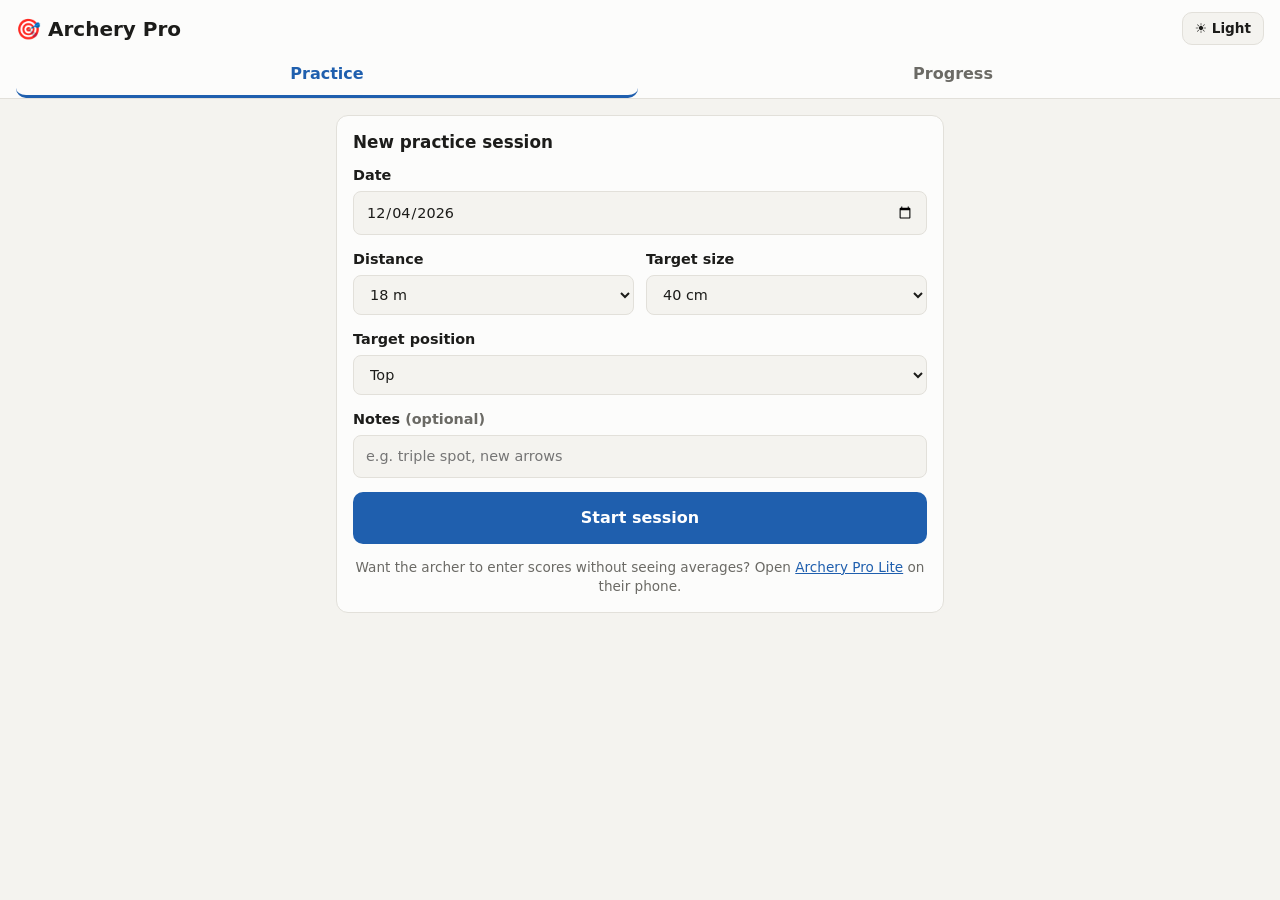
<file: index.html>
<!doctype html>
<html lang="en">
<head>
  <meta charset="utf-8">
  <meta name="viewport" content="width=device-width, initial-scale=1, viewport-fit=cover">
  <meta name="theme-color" content="#1f5fae">
  <link rel="manifest" href="manifest.webmanifest">
  <link rel="apple-touch-icon" href="icons/apple-touch-icon.png">
  <meta name="apple-mobile-web-app-capable" content="yes">
  <meta name="mobile-web-app-capable" content="yes">
  <meta name="apple-mobile-web-app-title" content="Archery Pro">
  <meta name="apple-mobile-web-app-status-bar-style" content="default">
  <title>Archery Pro</title>
  <link rel="icon" href="data:image/svg+xml,%3Csvg xmlns=%22http://www.w3.org/2000/svg%22 viewBox=%220 0 100 100%22%3E%3Ctext y=%22.9em%22 font-size=%2290%22%3E%F0%9F%8E%AF%3C/text%3E%3C/svg%3E">
  <script>
    // Apply the saved theme before the page paints to avoid a flash.
    try {
      const t = localStorage.getItem('archeryPro.theme');
      if (t === 'light' || t === 'dark') document.documentElement.dataset.theme = t;
    } catch {}
  </script>
  <link rel="stylesheet" href="css/styles.css?v=17">
</head>
<body>
  <header class="app-header">
    <div class="header-row">
      <h1>🎯 Archery Pro</h1>
      <button id="theme-toggle" class="secondary theme-toggle" type="button"></button>
    </div>
    <nav class="tabs" role="tablist">
      <button class="tab" role="tab" data-view="practice" aria-selected="true">Practice</button>
      <button class="tab" role="tab" data-view="history" aria-selected="false">Progress</button>
    </nav>
  </header>

  <main>
    <!-- Practice: start a session, or score the active one -->
    <section id="view-practice" class="view">
      <form id="start-form" class="card" hidden>
        <h2>New practice session</h2>
        <label>Date
          <input type="date" name="date" required>
        </label>
        <div class="field-row">
          <label>Distance
            <select name="distanceM"></select>
          </label>
          <label>Target size
            <select name="targetCm"></select>
          </label>
        </div>
        <label>Target position
          <select name="position">
            <option value="top">Top</option>
            <option value="bottom">Bottom</option>
          </select>
        </label>
        <label>Notes <span class="muted">(optional)</span>
          <input type="text" name="notes" placeholder="e.g. triple spot, new arrows" maxlength="80">
        </label>
        <button type="submit" class="primary">Start session</button>
        <p class="lite-link muted">Want the archer to enter scores without seeing averages? Open <a href="lite.html">Archery Pro Lite</a> on their phone.</p>
      </form>

      <div id="active-session" hidden>
        <div class="card session-head">
          <div>
            <h2 id="session-title"></h2>
            <p id="session-notes" class="muted"></p>
          </div>
          <button id="finish-btn" class="secondary">Finish</button>
          <div class="session-tools">
            <button id="end-note-btn" class="secondary small" type="button">＋ End note</button>
            <button id="session-note-btn" class="secondary small" type="button">Session notes</button>
            <button id="share-btn" class="secondary small" type="button">Share scores</button>
          </div>
        </div>

        <div class="card">
          <div class="end-label">
            <span id="end-number"></span>
            <span id="end-running" class="muted"></span>
          </div>
          <button id="current-note" class="current-note" type="button" hidden></button>
          <div id="position-toggle" class="segmented" role="radiogroup" aria-label="Target position">
            <button type="button" role="radio" data-position="top">Top target</button>
            <button type="button" role="radio" data-position="bottom">Bottom target</button>
          </div>
          <div id="current-end" class="slots"></div>
          <div id="keypad" class="keypad"></div>
          <div class="keypad-actions">
            <button id="undo-btn" class="secondary">↶ Undo</button>
            <button id="end-done-btn" class="primary">End done ✓</button>
          </div>
        </div>

        <div class="card" id="tally-card">
          <div class="tally-head">
            <h3>Tally</h3>
            <span id="tally-total" class="muted"></span>
          </div>
          <div id="tally" class="tally"></div>
        </div>

        <div class="stats" id="live-stats"></div>

        <div class="card">
          <h3>Ends</h3>
          <table class="ends-table">
            <thead><tr><th>#</th><th>Arrows</th><th class="score-col">End</th><th class="score-col">Avg</th><th class="score-col">Total</th><th></th></tr></thead>
            <tbody id="ends-body"></tbody>
          </table>
          <p id="ends-empty" class="empty">Tap the keypad to score your first end.</p>
        </div>

        <div class="card" id="end-chart-card" hidden>
          <h3>Average arrow score per end</h3>
          <div id="end-chart" class="chart"></div>
        </div>
      </div>
    </section>

    <!-- History: chart across sessions + session list -->
    <section id="view-history" class="view" hidden>
      <div class="setup-filter" id="setup-filter" role="radiogroup" aria-label="Distance and target size"></div>

      <div id="position-filter" class="segmented" role="radiogroup" aria-label="Target position">
        <button type="button" role="radio" data-filter-position="all">Combined</button>
        <button type="button" role="radio" data-filter-position="top">Top</button>
        <button type="button" role="radio" data-filter-position="bottom">Bottom</button>
      </div>

      <div class="stats" id="overall-stats"></div>

      <div class="card">
        <h2>Average arrow score per session <span id="chart-setup" class="muted"></span></h2>
        <div id="chart" class="chart"></div>
      </div>

      <div class="card">
        <h2>Sessions</h2>
        <ul id="session-list" class="session-list"></ul>
        <p id="sessions-empty" class="empty">No sessions yet.</p>
      </div>

      <div class="card data-tools">
        <h3>Your data</h3>
        <p class="muted">Data is saved in this browser only. Export a backup to keep it safe or move it to another device.</p>
        <div class="row">
          <button id="export-btn" class="secondary">Export backup</button>
          <label class="button secondary">Import backup
            <input id="import-input" type="file" accept="application/json,.json" hidden>
          </label>
        </div>
      </div>
    </section>
  </main>

  <dialog id="note-dialog" aria-labelledby="note-title">
    <form method="dialog" id="note-form">
      <h2 id="note-title">Note</h2>
      <p id="note-hint" class="muted"></p>
      <textarea id="note-text" rows="3" maxlength="200" placeholder="e.g. relaxed bow hand, new anchor point"></textarea>
      <div class="note-actions">
        <button id="note-cancel" class="secondary" type="button">Cancel</button>
        <button class="primary" type="submit" value="save">Save note</button>
      </div>
    </form>
  </dialog>

  <dialog id="share-dialog" aria-labelledby="share-title">
    <h2 id="share-title">Raw scores</h2>
    <p class="muted">Send these to your coach, or save them as a text file.</p>
    <textarea id="share-text" readonly rows="12"></textarea>
    <div class="share-actions">
      <button id="share-native" class="secondary" type="button" hidden>Share…</button>
      <a id="share-email" class="button secondary" href="#">Email</a>
      <button id="share-download" class="secondary" type="button">Download .txt</button>
      <button id="share-copy" class="secondary" type="button">Copy</button>
    </div>
    <button id="share-close" class="primary" type="button">Done</button>
  </dialog>

  <script type="module" src="js/app.js?v=17"></script>
  <script>
    // Keep a copy of the app on the device so it works offline.
    if ('serviceWorker' in navigator) {
      window.addEventListener('load', () => navigator.serviceWorker.register('sw.js').catch(() => {}));
    }
    // Ask the browser not to clear saved sessions when space runs low.
    if (navigator.storage && navigator.storage.persist) navigator.storage.persist().catch(() => {});
  </script>
</body>
</html>
</file>
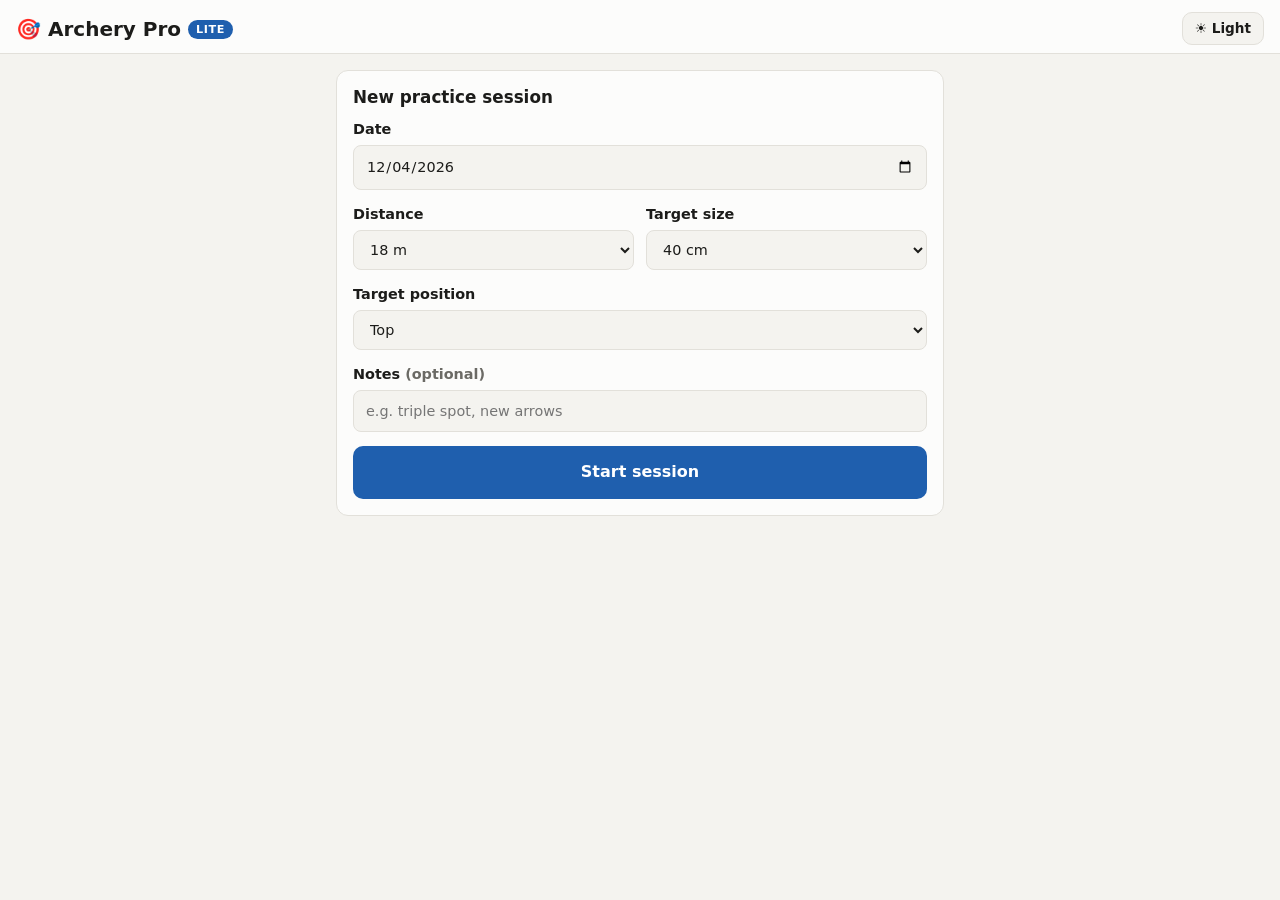
<file: lite.html>
<!doctype html>
<html lang="en">
<head>
  <meta charset="utf-8">
  <meta name="viewport" content="width=device-width, initial-scale=1, viewport-fit=cover">
  <meta name="theme-color" content="#1f5fae">
  <link rel="manifest" href="manifest-lite.webmanifest">
  <link rel="apple-touch-icon" href="icons/apple-touch-icon.png">
  <meta name="apple-mobile-web-app-capable" content="yes">
  <meta name="mobile-web-app-capable" content="yes">
  <meta name="apple-mobile-web-app-title" content="Archery Lite">
  <meta name="apple-mobile-web-app-status-bar-style" content="default">
  <title>Archery Pro Lite</title>
  <link rel="icon" href="data:image/svg+xml,%3Csvg xmlns=%22http://www.w3.org/2000/svg%22 viewBox=%220 0 100 100%22%3E%3Ctext y=%22.9em%22 font-size=%2290%22%3E%F0%9F%8E%AF%3C/text%3E%3C/svg%3E">
  <script>
    // Apply the saved theme before the page paints to avoid a flash.
    try {
      const t = localStorage.getItem('archeryPro.theme');
      if (t === 'light' || t === 'dark') document.documentElement.dataset.theme = t;
    } catch {}
  </script>
  <link rel="stylesheet" href="css/styles.css?v=17">
</head>
<body>
  <!-- Archery Pro Lite: archer-only scoring page. Raw scores in, nothing calculated shown. -->
  <header class="app-header">
    <div class="header-row">
      <h1>🎯 Archery Pro <span class="lite-badge">Lite</span></h1>
      <button id="theme-toggle" class="secondary theme-toggle" type="button"></button>
    </div>
  </header>

  <main>
    <form id="start-form" class="card" hidden>
      <h2>New practice session</h2>
      <label>Date
        <input type="date" name="date" required>
      </label>
      <div class="field-row">
        <label>Distance
          <select name="distanceM"></select>
        </label>
        <label>Target size
          <select name="targetCm"></select>
        </label>
      </div>
      <label>Target position
        <select name="position">
          <option value="top">Top</option>
          <option value="bottom">Bottom</option>
        </select>
      </label>
      <label>Notes <span class="muted">(optional)</span>
        <input type="text" name="notes" placeholder="e.g. triple spot, new arrows" maxlength="80">
      </label>
      <button type="submit" class="primary">Start session</button>
    </form>

    <div id="past-card" class="card" hidden>
      <h2>Past sessions</h2>
      <ul id="session-list" class="session-list"></ul>
    </div>

    <div id="active-session" hidden>
      <div class="card session-head">
        <div>
          <h2 id="session-title"></h2>
          <p id="session-notes" class="muted"></p>
        </div>
        <button id="finish-btn" class="secondary">Finish</button>
      </div>

      <div class="card">
        <div class="end-label">
          <span id="end-number"></span>
          <span id="end-count" class="muted"></span>
        </div>
        <div id="position-toggle" class="segmented" role="radiogroup" aria-label="Target position">
          <button type="button" role="radio" data-position="top">Top target</button>
          <button type="button" role="radio" data-position="bottom">Bottom target</button>
        </div>
        <div id="current-end" class="slots"></div>
        <div id="keypad" class="keypad"></div>
        <div class="keypad-actions">
          <button id="undo-btn" class="secondary">↶ Undo</button>
          <button id="end-done-btn" class="primary">End done ✓</button>
        </div>
      </div>

      <details class="card tally-details" id="tally-card">
        <summary class="tally-head">
          <h3>Tally</h3>
          <span id="tally-total" class="muted"></span>
        </summary>
        <div id="tally" class="tally"></div>
      </details>

      <div class="card">
        <h3>Ends</h3>
        <table class="ends-table">
          <thead><tr><th>#</th><th>Arrows</th><th></th></tr></thead>
          <tbody id="ends-body"></tbody>
        </table>
        <p id="ends-empty" class="empty">Tap the keypad to score your first end.</p>
      </div>
    </div>
  </main>

  <dialog id="share-dialog" aria-labelledby="share-title">
    <h2 id="share-title">Send scores to your coach</h2>
    <p class="muted">Raw scores only. Your coach can also load the data file into Archery Pro to see averages and graphs.</p>
    <textarea id="share-text" readonly rows="12"></textarea>
    <div class="share-actions">
      <button id="share-native" class="secondary" type="button" hidden>Share…</button>
      <a id="share-email" class="button secondary" href="#">Email</a>
      <button id="share-download" class="secondary" type="button">Download .txt</button>
      <button id="share-json" class="secondary" type="button">Data file (.json)</button>
      <button id="share-copy" class="secondary" type="button">Copy</button>
    </div>
    <button id="share-close" class="primary" type="button">Done</button>
  </dialog>

  <script type="module" src="js/lite.js?v=17"></script>
  <script>
    // Keep a copy of the page on the device so it works offline.
    if ('serviceWorker' in navigator) {
      window.addEventListener('load', () => navigator.serviceWorker.register('sw.js').catch(() => {}));
    }
    // Ask the browser not to clear saved sessions when space runs low.
    if (navigator.storage && navigator.storage.persist) navigator.storage.persist().catch(() => {});
  </script>
</body>
</html>
</file>
<file: css/styles.css>
:root {
  --bg: #f4f3ef;
  --surface: #fcfcfb;
  --text: #1c1c1a;
  --text-muted: #6b6a65;
  --border: #e2e0da;
  --accent: #1f5fae;
  --accent-text: #ffffff;
  --series: #2a78d6;
  --grid: #e8e6e1;
  --danger: #c0392b;

  --gold: #f5c518;
  --red: #e0362c;
  --blue: #2f8fdd;
  --black: #222222;
  --white: #ffffff;
  --miss: #9a9890;

  --radius: 12px;
  color-scheme: light;
}

/* Dark theme: follows the system unless the user picked a theme in the app. */
@media (prefers-color-scheme: dark) {
  :root:not([data-theme="light"]) {
    --bg: #121211;
    --surface: #1a1a19;
    --text: #ecebe6;
    --text-muted: #a3a29b;
    --border: #2f2f2c;
    --accent: #3987e5;
    --series: #3987e5;
    --grid: #2b2b28;
    --black: #000000;
    color-scheme: dark;
  }
}

:root[data-theme="dark"] {
  --bg: #121211;
  --surface: #1a1a19;
  --text: #ecebe6;
  --text-muted: #a3a29b;
  --border: #2f2f2c;
  --accent: #3987e5;
  --series: #3987e5;
  --grid: #2b2b28;
  --black: #000000;
  color-scheme: dark;
}

* { box-sizing: border-box; }
[hidden] { display: none !important; }

body {
  margin: 0;
  background: var(--bg);
  color: var(--text);
  font: 16px/1.4 system-ui, -apple-system, "Segoe UI", Roboto, sans-serif;
  -webkit-tap-highlight-color: transparent;
}

h1, h2, h3 { margin: 0 0 12px; line-height: 1.2; }
h1 { font-size: 1.25rem; }
h2 { font-size: 1.05rem; }
h3 { font-size: 0.95rem; }
.muted { color: var(--text-muted); }
.empty { color: var(--text-muted); text-align: center; margin: 16px 0; }

.app-header {
  position: sticky;
  top: 0;
  z-index: 10;
  background: var(--surface);
  border-bottom: 1px solid var(--border);
  padding: 12px 16px 0;
  padding-top: max(12px, env(safe-area-inset-top));
}
.app-header h1 { margin-bottom: 0; }
.header-row { display: flex; justify-content: space-between; align-items: center; gap: 12px; margin-bottom: 8px; }
.theme-toggle { padding: 6px 12px; font-size: 0.85rem; gap: 6px; }

.tabs { display: flex; gap: 4px; }
.tab {
  flex: 1;
  background: none;
  border: 0;
  border-bottom: 3px solid transparent;
  padding: 10px 0;
  font: inherit;
  font-weight: 600;
  color: var(--text-muted);
  cursor: pointer;
}
.tab[aria-selected="true"] { color: var(--accent); border-color: var(--accent); }

main { max-width: 640px; margin: 0 auto; padding: 16px; padding-bottom: 48px; }

.card {
  background: var(--surface);
  border: 1px solid var(--border);
  border-radius: var(--radius);
  padding: 16px;
  margin-bottom: 16px;
}

/* ---------- forms & buttons ---------- */

label { display: block; margin-bottom: 14px; font-weight: 600; font-size: 0.9rem; }
input, select {
  display: block;
  width: 100%;
  margin-top: 6px;
  padding: 10px 12px;
  font: inherit;
  font-weight: 400;
  color: var(--text);
  background: var(--bg);
  border: 1px solid var(--border);
  border-radius: 8px;
}

button, .button {
  font: inherit;
  font-weight: 600;
  border-radius: 10px;
  padding: 10px 16px;
  cursor: pointer;
  border: 1px solid transparent;
  display: inline-flex;
  align-items: center;
  justify-content: center;
}
button:disabled { opacity: 0.4; cursor: default; }
.primary { background: var(--accent); color: var(--accent-text); width: 100%; padding: 14px; }
.secondary { background: var(--bg); color: var(--text); border-color: var(--border); }
.small { padding: 6px 12px; font-size: 0.85rem; }
.icon-btn { background: none; border: 0; color: var(--text-muted); padding: 6px 8px; font-size: 0.9rem; }
.icon-btn:hover { color: var(--danger); }
.row { display: flex; gap: 8px; flex-wrap: wrap; }
.row .button { margin: 0; font-size: 1rem; }

/* ---------- stats ---------- */

.stats {
  display: grid;
  grid-template-columns: repeat(auto-fit, minmax(80px, 1fr));
  gap: 8px;
  margin-bottom: 16px;
}
.stat {
  background: var(--surface);
  border: 1px solid var(--border);
  border-radius: var(--radius);
  padding: 10px 12px;
  display: flex;
  flex-direction: column;
}
.stat-value { font-size: 1.35rem; font-weight: 700; font-variant-numeric: tabular-nums; }
.stat-label { font-size: 0.75rem; color: var(--text-muted); text-transform: uppercase; letter-spacing: 0.03em; }

/* ---------- active session ---------- */

.session-head { display: flex; justify-content: space-between; align-items: center; gap: 12px; }
.session-head h2 { margin-bottom: 2px; }
.session-head p { margin: 0; font-size: 0.9rem; }

.end-label { display: flex; justify-content: space-between; font-weight: 600; margin-bottom: 10px; }

/* Room for 12 arrows (two rows of six) is always reserved, so the keypad
   doesn't move as an end fills up. */
.slots { display: grid; grid-template-columns: repeat(6, 1fr); gap: 6px; margin-bottom: 16px; }
.slot {
  min-width: 0;
  height: 44px;
  border-radius: 10px;
  border: 2px dashed var(--border);
  display: flex;
  align-items: center;
  justify-content: center;
  font-size: 1.2rem;
  font-weight: 700;
}
.slot.next { border-color: var(--accent); }
.slot.filled { border-style: solid; }

.keypad { display: grid; grid-template-columns: repeat(4, 1fr); gap: 8px; }
.key {
  height: 60px;
  font-size: 1.4rem;
  font-weight: 700;
  border-radius: 12px;
  border: 2px solid rgba(0, 0, 0, 0.15);
  touch-action: manipulation;
  user-select: none;
}
.key:active { transform: scale(0.95); }
.keypad-actions { display: grid; grid-template-columns: 1fr 1fr; gap: 8px; margin-top: 10px; }
.inline-select { display: flex; align-items: center; justify-content: space-between; gap: 12px; margin: 14px 0 0; color: var(--text-muted); }
.inline-select select { width: auto; margin-top: 0; }

/* Target face colours */
.ring-gold { background: var(--gold); color: #1c1c1a; }
.ring-red { background: var(--red); color: #ffffff; }
.ring-blue { background: var(--blue); color: #ffffff; }
.ring-black { background: var(--black); color: #ffffff; border-color: #555 !important; }
.ring-white { background: var(--white); color: #1c1c1a; border-color: #bbb !important; }
.ring-miss { background: var(--miss); color: #ffffff; }

.ends-table { width: 100%; border-collapse: collapse; font-variant-numeric: tabular-nums; }
.ends-table th { text-align: left; font-size: 0.75rem; color: var(--text-muted); font-weight: 600; padding: 4px 6px; border-bottom: 1px solid var(--border); }
.ends-table td { padding: 8px 6px; border-bottom: 1px solid var(--border); }
.ends-table tr:last-child td { border-bottom: 0; }
.ends-table tr.partial td { color: var(--text-muted); }
.ends-table tr.partial .chip { opacity: 0.6; }
.ends-table .num { text-align: right; font-weight: 600; }
.ends-table th:nth-child(3), .ends-table th:nth-child(4), .ends-table th:nth-child(5) { text-align: right; }
.chips { display: flex; gap: 4px; flex-wrap: wrap; }
.chip {
  min-width: 28px;
  height: 28px;
  border-radius: 50%;
  display: inline-flex;
  align-items: center;
  justify-content: center;
  font-size: 0.8rem;
  font-weight: 700;
  border: 1px solid rgba(0, 0, 0, 0.15);
}

/* ---------- history ---------- */

.chart { position: relative; width: 100%; }
.chart svg { display: block; max-width: 100%; height: auto; overflow: visible; }
.chart .grid { stroke: var(--grid); stroke-width: 1; }
.chart .axis { fill: var(--text-muted); font-size: 11px; }
.chart .series-line { fill: none; stroke: var(--series); stroke-width: 2; stroke-linejoin: round; stroke-linecap: round; }
.chart .series-dot { fill: var(--series); stroke: var(--surface); stroke-width: 2; }
.chart .value-label { fill: var(--text); font-size: 12px; font-weight: 600; }
.chart .reference { stroke: var(--text-muted); stroke-width: 1; stroke-dasharray: 6 4; }
.chart .reference-label { fill: var(--text-muted); font-size: 11px; paint-order: stroke; stroke: var(--surface); stroke-width: 4px; stroke-linejoin: round; }
.chart .crosshair { stroke: var(--text-muted); stroke-width: 1; stroke-dasharray: 3 3; }
.tooltip {
  position: absolute;
  transform: translate(-50%, calc(-100% - 12px));
  background: var(--text);
  color: var(--surface);
  font-size: 0.8rem;
  padding: 6px 10px;
  border-radius: 8px;
  pointer-events: none;
  white-space: nowrap;
}

.session-list { list-style: none; margin: 0; padding: 0; }
.session-item {
  display: grid;
  grid-template-columns: 1fr auto;
  gap: 4px 12px;
  padding: 12px 0;
  border-bottom: 1px solid var(--border);
}
.session-item:last-child { border-bottom: 0; }
.session-main { display: flex; flex-direction: column; min-width: 0; }
.session-main .muted { font-size: 0.85rem; overflow-wrap: anywhere; }
.session-score { display: flex; flex-direction: column; align-items: flex-end; }
.session-score .muted { font-size: 0.8rem; }
.session-actions { grid-column: 1 / -1; display: flex; justify-content: space-between; align-items: center; }
.badge {
  font-size: 0.7rem;
  background: var(--accent);
  color: var(--accent-text);
  padding: 2px 8px;
  border-radius: 999px;
  vertical-align: middle;
}

.data-tools p { font-size: 0.9rem; margin-top: 0; }

/* ---------- setup (distance / target size) ---------- */

.field-row { display: grid; grid-template-columns: 1fr 1fr; gap: 12px; }
.setup-filter { display: flex; flex-wrap: wrap; gap: 8px; margin-bottom: 16px; }
.setup-chip {
  background: var(--surface);
  color: var(--text);
  border: 1px solid var(--border);
  border-radius: 999px;
  padding: 8px 14px;
  font-size: 0.9rem;
  gap: 8px;
}
.setup-chip[aria-checked="true"] { background: var(--accent); border-color: var(--accent); color: var(--accent-text); }
.setup-chip .count { font-weight: 400; opacity: 0.8; font-variant-numeric: tabular-nums; }
#chart-setup { display: block; margin-top: 4px; font-size: 0.85rem; font-weight: 400; }

/* Six live tiles during practice: two even rows of three. */
#live-stats { grid-template-columns: repeat(3, 1fr); }

/* ---------- tally ---------- */

.tally-head { display: flex; justify-content: space-between; align-items: baseline; }
.tally { display: grid; grid-template-columns: 1fr; }
.tally-row:last-child { border-bottom: 0; }
.tally-row {
  display: grid;
  grid-template-columns: 30px 1fr auto;
  align-items: center;
  gap: 8px;
  min-height: 32px;
  padding: 2px 0;
  border-bottom: 1px solid var(--border);
}
.tally-row.zero .chip { opacity: 0.35; }
.tally-row.zero .tally-count { color: var(--text-muted); opacity: 0.6; }
.tally-marks { display: flex; flex-wrap: wrap; gap: 4px 6px; min-width: 0; }
.tally-group { stroke: var(--text); stroke-width: 2.2; stroke-linecap: round; flex: none; }
.tally-details > summary { cursor: pointer; list-style: none; gap: 8px; }
.tally-details > summary::-webkit-details-marker { display: none; }
.tally-details > summary h3 { margin: 0; }
.tally-details > summary h3::before { content: '▸'; display: inline-block; width: 1.1em; transition: transform 0.15s; }
.tally-details[open] > summary h3::before { transform: rotate(90deg); }
.tally-details[open] > summary { margin-bottom: 8px; }
.tally-count { font-weight: 700; font-variant-numeric: tabular-nums; min-width: 2ch; text-align: right; }

/* ---------- target position (top / bottom) ---------- */

.segmented {
  display: flex;
  background: var(--bg);
  border: 1px solid var(--border);
  border-radius: 10px;
  padding: 3px;
  gap: 3px;
  margin-bottom: 12px;
}
.segmented button {
  flex: 1;
  background: none;
  color: var(--text-muted);
  border: 0;
  border-radius: 8px;
  padding: 8px 10px;
  font-size: 0.9rem;
}
.segmented button[aria-checked="true"] { background: var(--accent); color: var(--accent-text); }
#position-filter { margin-bottom: 16px; }
.pos-badge {
  display: inline-block;
  margin-left: 4px;
  font-size: 0.65rem;
  font-weight: 700;
  line-height: 1;
  padding: 3px 4px;
  border-radius: 4px;
  vertical-align: middle;
  border: 1px solid var(--border);
  color: var(--text-muted);
}

/* ---------- session tools / Lite page ---------- */

.session-head { flex-wrap: wrap; }
.session-tools { flex-basis: 100%; display: flex; gap: 8px; }
.lite-link { font-size: 0.85rem; margin: 14px 0 0; text-align: center; }
.lite-link a { color: var(--accent); }
.lite-badge {
  font-size: 0.7rem;
  font-weight: 700;
  text-transform: uppercase;
  letter-spacing: 0.05em;
  background: var(--accent);
  color: var(--accent-text);
  padding: 3px 8px;
  border-radius: 999px;
  vertical-align: middle;
}
.lite-saved { text-align: center; }
.lite-saved p { margin: 0 0 12px; }

/* ---------- share dialog ---------- */

#share-dialog {
  width: min(560px, calc(100vw - 32px));
  border: 1px solid var(--border);
  border-radius: var(--radius);
  background: var(--surface);
  color: var(--text);
  padding: 20px;
}
#share-dialog::backdrop { background: rgba(0, 0, 0, 0.45); }
#share-dialog p { margin: 0 0 12px; font-size: 0.9rem; }
#share-text {
  width: 100%;
  font: 0.85rem/1.45 ui-monospace, SFMono-Regular, Menlo, Consolas, monospace;
  color: var(--text);
  background: var(--bg);
  border: 1px solid var(--border);
  border-radius: 8px;
  padding: 10px;
  resize: vertical;
}
.share-actions { display: grid; grid-template-columns: 1fr 1fr; gap: 8px; margin: 12px 0; }
.share-actions .button { text-decoration: none; }


/* ---------- practice notes ---------- */

#note-dialog {
  width: min(480px, calc(100vw - 32px));
  border: 1px solid var(--border);
  border-radius: var(--radius);
  background: var(--surface);
  color: var(--text);
  padding: 20px;
}
#note-dialog::backdrop { background: rgba(0, 0, 0, 0.45); }
#note-dialog h2 { margin: 0 0 4px; }
#note-dialog p { margin: 0 0 12px; font-size: 0.9rem; }
#note-text {
  width: 100%;
  font: inherit;
  color: var(--text);
  background: var(--bg);
  border: 1px solid var(--border);
  border-radius: 8px;
  padding: 10px;
  resize: vertical;
}
.note-actions { display: grid; grid-template-columns: 1fr 1fr; gap: 8px; margin-top: 12px; }
.note-actions .primary { padding: 10px; }
.session-tools { flex-wrap: wrap; }
.current-note, .note-chip {
  display: block;
  width: 100%;
  text-align: left;
  background: var(--bg);
  border: 1px dashed var(--border);
  border-radius: 8px;
  color: var(--text);
  font-size: 0.85rem;
  font-weight: 400;
  padding: 6px 10px;
  overflow-wrap: anywhere;
}
.current-note { margin-bottom: 10px; }
.ends-table tr.note-row td { border-bottom: 0; padding-bottom: 0; }
.end-actions { width: 1%; text-align: right; padding-left: 0; padding-right: 0; }
.end-actions .icon-btn { display: block; padding: 4px 6px; }
.end-actions .note-btn:hover { color: var(--accent); }
.session-note { display: block; font-size: 0.85rem; overflow-wrap: anywhere; margin-top: 2px; }
.chart .note-line { stroke: var(--series); stroke-width: 1; stroke-dasharray: 2 3; opacity: 0.6; }
.chart .note-flag { fill: var(--series); }
.chart .note-ring { fill: none; stroke: var(--series); stroke-width: 1.5; }
.tooltip-note { display: block; margin-top: 4px; max-width: 220px; white-space: normal; font-size: 0.8rem; }
</file>
